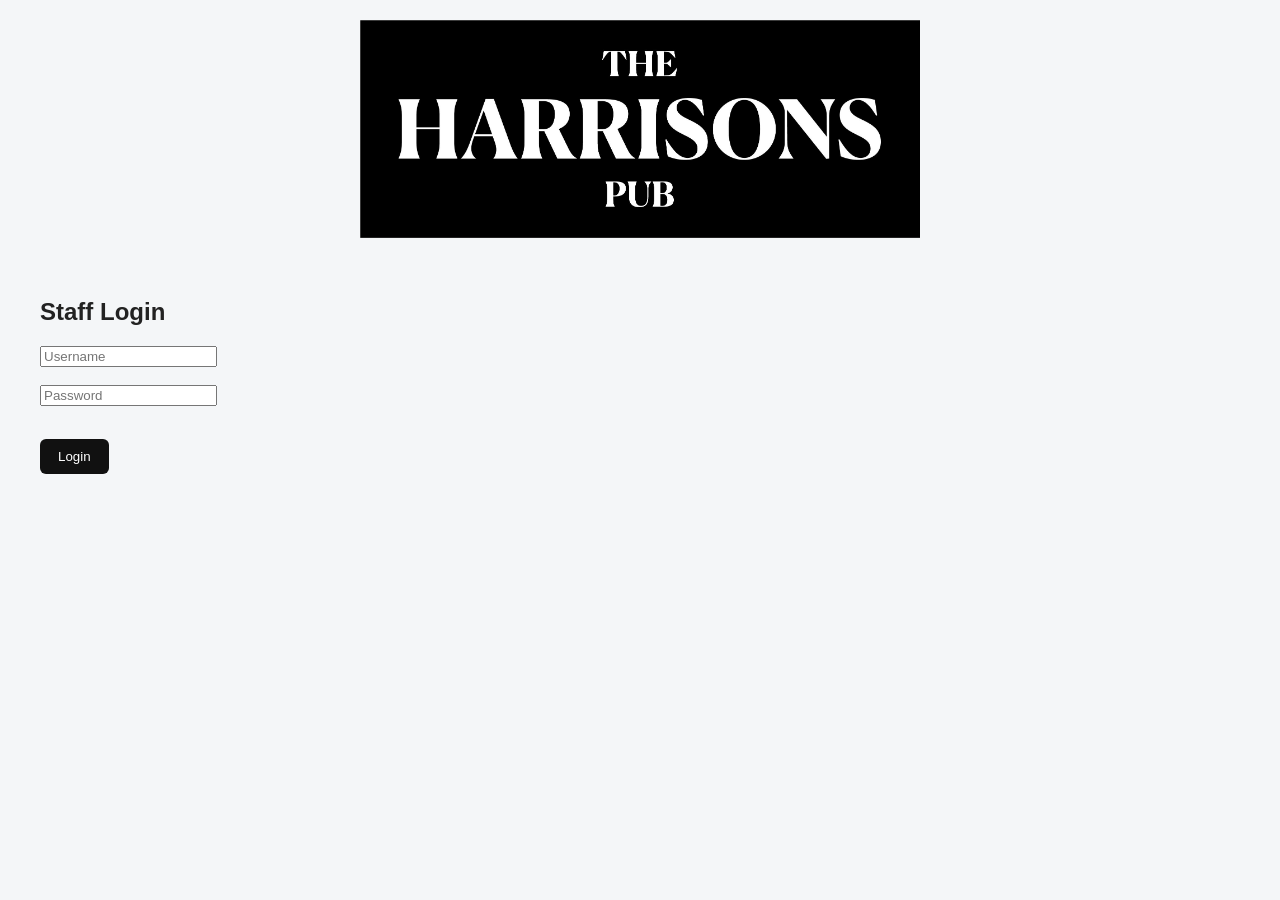
<file: index.html>
<!DOCTYPE html><html><head>
<link rel="stylesheet" href="css/style.css"><script src="js/auth.js"></script>
</head><body>
<a href="index.html"><img src="images/Logo.jpeg" class="logo"></a>
<div class="container">
<h2 style="text-align:center">Harrisons Staff Training Portal</h2>
<div class="tiles">
<div class="tile"><a href="courses/fire/slide1.html">Fire Safety Training</a></div>
<div class="tile"><a href="https://allergytraining.food.gov.uk/" target="_blank">Food Allergen Awareness</a></div>
<div class="tile"><a href="https://apps.liverpool.gov.uk/knockback/story.html" target="_blank">Responsible Alcohol Service</a></div>
<div class="tile">Food Safety<span class="coming">Coming Soon</span></div>
<div class="tile">Manual Handling<span class="coming">Coming Soon</span></div>
<div class="tile">COSHH<span class="coming">Coming Soon</span></div>
<div class="tile"><a href="admin/dashboard.html">Manager Dashboard</a></div>
</div>
<button onclick="logout()">Sign Out</button>
</div></body></html>
</file>
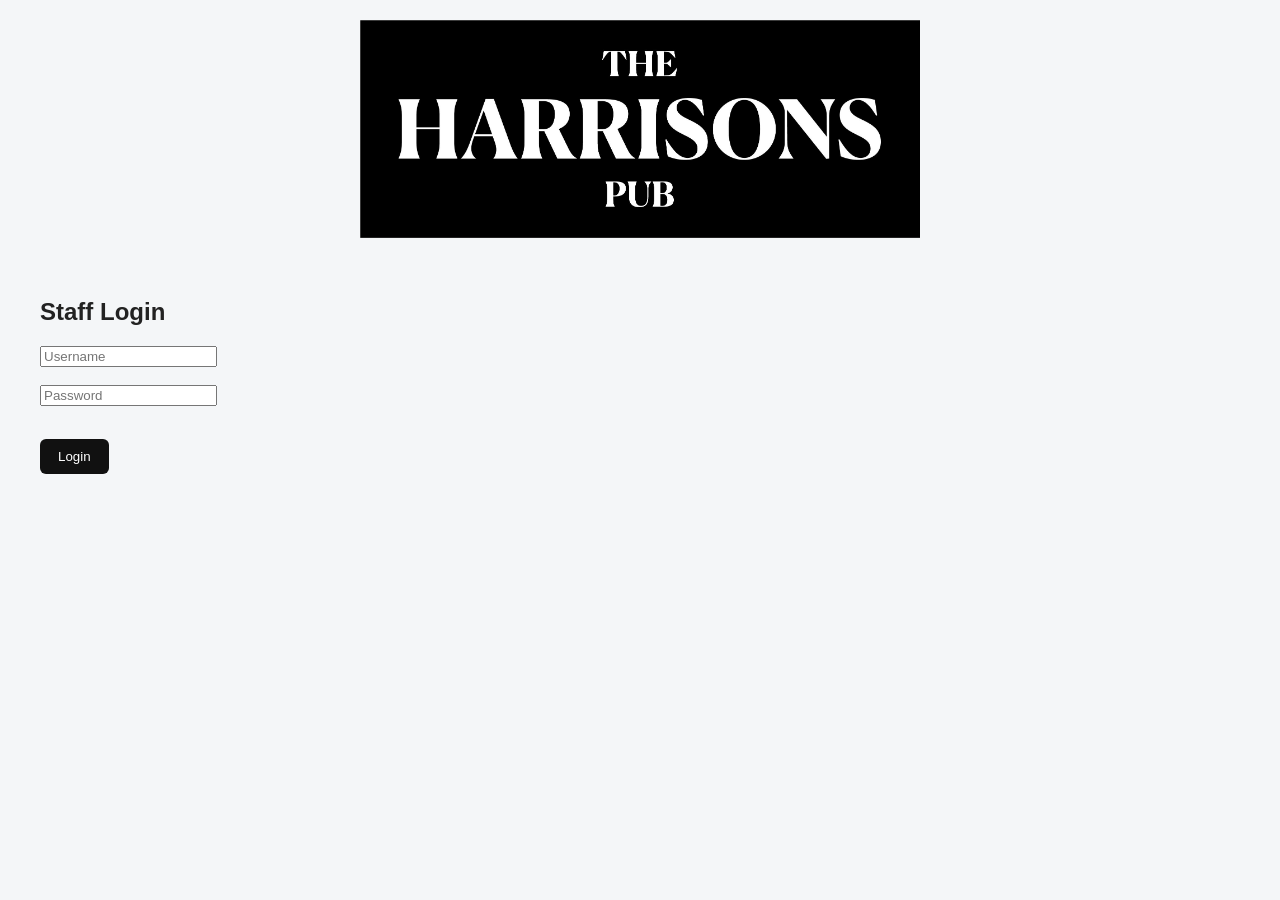
<file: login.html>
<!DOCTYPE html>
<html>
<head>
<link rel="stylesheet" href="css/style.css">
</head>

<body>

<img src="images/Logo.jpeg" class="logo">

<div class="container">
<h2>Staff Login</h2>

<input id="u" placeholder="Username"><br><br>
<input id="p" type="password" placeholder="Password"><br><br>

<button onclick="login()">Login</button>
</div>

<script>


let users = JSON.parse(localStorage.getItem("users") || "[]");

function ensureDefaultUsers(){

let adminExists = users.some(u => u[0] === "Admin");

if(!adminExists){

users = [
["ange.c","Angeriver!","Staff"],
["ben.l","Benforest£","Staff"],
["clare.d","Claremeadow$","Staff"],
["Admin","PMnights£","Manager"],
["dave.w","Davesystem!","Manager"],
["eirini.t","Eirinibrook&","Staff"],
["erin.k","Erinstone*","Staff"],
["fran.s","Franhollow!","Staff"],
["gemma.","Gemmacedar£","Staff"],
["jack.h","Jackridge$","Staff"],
["jamie.s","Jamielake%","Staff"],
["joe.m","Joeswamp&","Staff"],
["lauren.h","Laurenfield*","Staff"],
["lois.m","Loisjungle!","Staff"],
["rach.w","Rachvalley£","Staff"],
["tom.g","Tomharbor$","Staff"]
];

localStorage.setItem("users", JSON.stringify(users));

}else{

users = JSON.parse(localStorage.getItem("users"));

}

}

ensureDefaultUsers();

function login(){

let u=document.getElementById("u").value;
let p=document.getElementById("p").value;

users = JSON.parse(localStorage.getItem("users") || "[]");

let found = users.find(x => x[0] === u && x[1] === p);

if(found){

sessionStorage.setItem("user", found[0]);
sessionStorage.setItem("role", found[2]);

if(found[2] === "Manager"){
window.location.href="admin/dashboard.html";
}else{
window.location.href="index.html";
}

}else{

alert("Invalid username or password");

}

}

function login(){

let u=document.getElementById("u").value;
let p=document.getElementById("p").value;

let users = JSON.parse(localStorage.getItem("users") || "[]");

let found = users.find(x => x[0] === u && x[1] === p);

if(found){

sessionStorage.setItem("user", found[0]);
sessionStorage.setItem("role", found[2]);

if(found[2] === "Manager"){
window.location.href="admin/dashboard.html";
}else{
window.location.href="index.html";
}

}else{
alert("Invalid username or password");
}

}

</script>

</body>
</html>
</file>
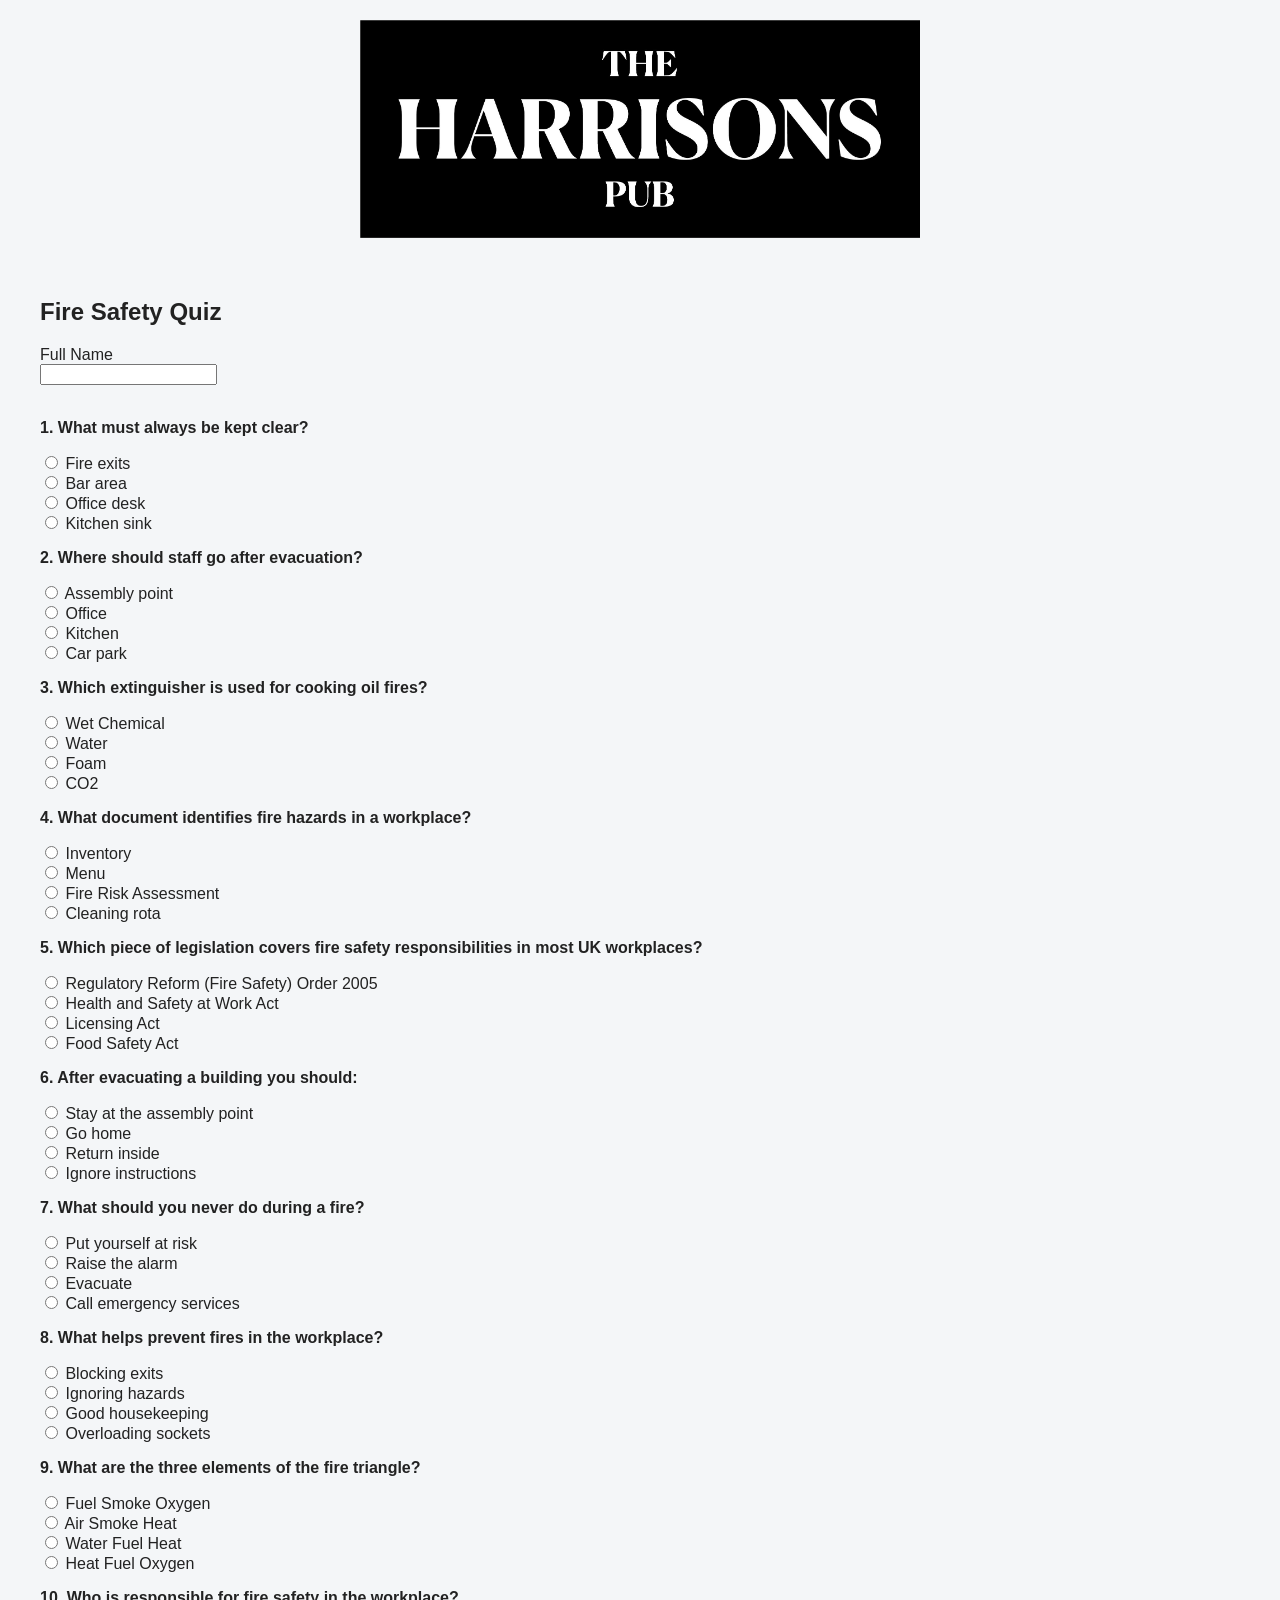
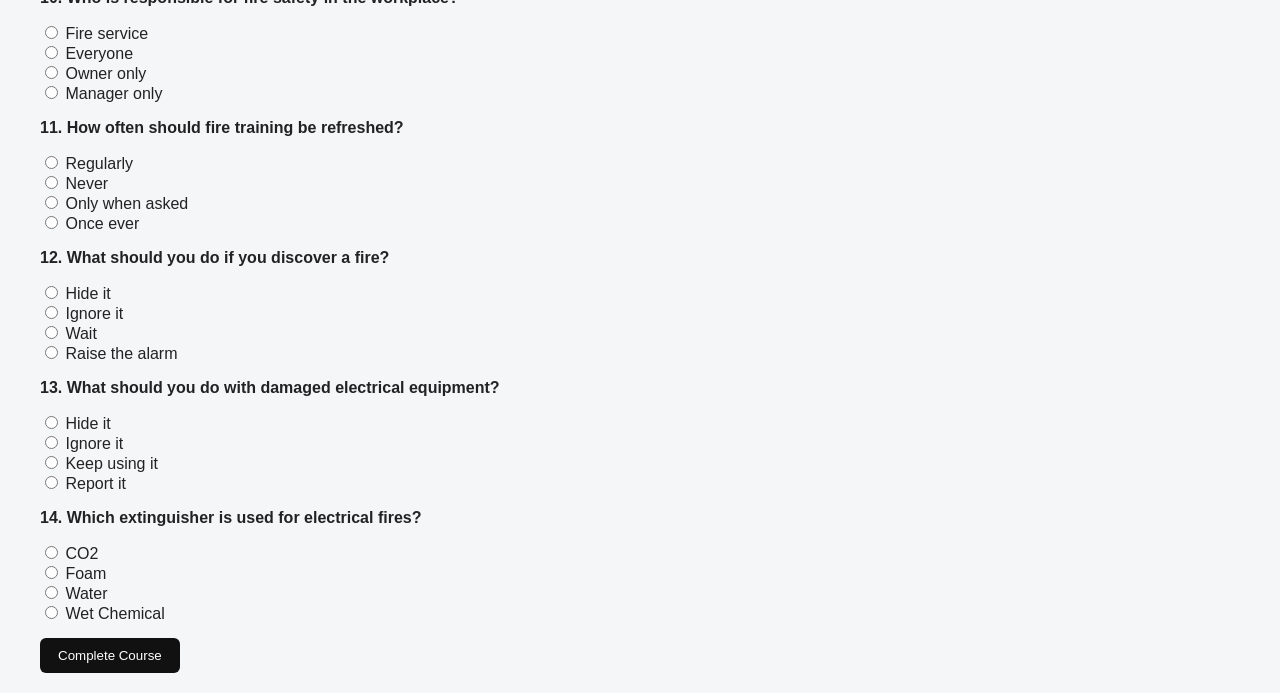
<file: quiz.html>
<!DOCTYPE html>
<html><head><link rel="stylesheet" href="css/style.css"></head><body>
<a href="index.html"><img src="images/Logo.jpeg" class="logo"></a>
<div class="container">
<h2>Fire Safety Quiz</h2>
<label>Full Name</label><br><input id="name"><br><br>
<div id="quiz"></div>
<button onclick="submitQuiz()">Complete Course</button>

<div id="certificate" style="display:none">
<h2>Certificate of Completion</h2>
<img src="images/Logo.jpeg" style="width:200px"><br><br>
<p>This certifies that</p>
<h2 id="certName"></h2>
<p>has successfully completed</p>
<h3>Fire Safety Training</h3>
<p>Date Completed: <span id="certDate"></span></p>
<button onclick="window.print()">View / Print Certificate</button>
</div>
</div>

<script>
const questions = [["Which piece of legislation covers fire safety responsibilities in most UK workplaces?", ["Regulatory Reform (Fire Safety) Order 2005", "Health and Safety at Work Act", "Food Safety Act", "Licensing Act"], "Regulatory Reform (Fire Safety) Order 2005"], ["What are the three elements of the fire triangle?", ["Heat Fuel Oxygen", "Water Fuel Heat", "Air Smoke Heat", "Fuel Smoke Oxygen"], "Heat Fuel Oxygen"], ["What should you do if you discover a fire?", ["Raise the alarm", "Ignore it", "Hide it", "Wait"], "Raise the alarm"], ["Where should staff go after evacuation?", ["Assembly point", "Office", "Kitchen", "Car park"], "Assembly point"], ["Who is responsible for fire safety in the workplace?", ["Everyone", "Manager only", "Owner only", "Fire service"], "Everyone"], ["What must always be kept clear?", ["Fire exits", "Bar area", "Office desk", "Kitchen sink"], "Fire exits"], ["Which extinguisher is used for electrical fires?", ["CO2", "Water", "Foam", "Wet Chemical"], "CO2"], ["What helps prevent fires in the workplace?", ["Good housekeeping", "Ignoring hazards", "Blocking exits", "Overloading sockets"], "Good housekeeping"], ["What should you never do during a fire?", ["Put yourself at risk", "Raise the alarm", "Evacuate", "Call emergency services"], "Put yourself at risk"], ["Which extinguisher is used for cooking oil fires?", ["Wet Chemical", "Water", "CO2", "Foam"], "Wet Chemical"], ["What document identifies fire hazards in a workplace?", ["Fire Risk Assessment", "Menu", "Inventory", "Cleaning rota"], "Fire Risk Assessment"], ["What should you do with damaged electrical equipment?", ["Report it", "Keep using it", "Ignore it", "Hide it"], "Report it"], ["How often should fire training be refreshed?", ["Regularly", "Never", "Once ever", "Only when asked"], "Regularly"], ["After evacuating a building you should:", ["Stay at the assembly point", "Go home", "Return inside", "Ignore instructions"], "Stay at the assembly point"]];
let displayedQuestions = [];

function shuffle(a){ return a.sort(()=>Math.random()-0.5); }

function loadQuiz(){
 displayedQuestions = shuffle([...questions]);
 let html="";
 displayedQuestions.forEach((q,i)=>{
   let answers = shuffle([...q[1]]);
   html += `<p><b>${i+1}. ${q[0]}</b></p>`;
   answers.forEach(ans=>{
      html += `<label><input type="radio" name="q${i}" value="${ans}"> ${ans}</label><br>`;
   });
 });
 document.getElementById("quiz").innerHTML = html;
}

function submitQuiz(){
 let name=document.getElementById("name").value;
 if(!name){ alert("Enter full name"); return; }

 let score=0;
 displayedQuestions.forEach((q,i)=>{
   let selected=document.querySelector('input[name="q'+i+'"]:checked');
   if(selected && selected.value === q[2]) score++;
 });

 if(score < 12){
   alert("You scored "+score+" / 14\nPass mark is 80% (12 correct).\nPlease review the training and try again.");
   return;
 }

 let date=new Date().toLocaleDateString();
 let records=JSON.parse(localStorage.getItem("records") || "[]");
 let idx = records.findIndex(r => r.name===name && r.course==="Fire Safety");
 if(idx>=0){ records[idx].date=date; }
 else { records.push({name:name,course:"Fire Safety",date:date}); }
 localStorage.setItem("records", JSON.stringify(records));

 document.getElementById("quiz").style.display="none";
 document.getElementById("certificate").style.display="block";
 document.getElementById("certName").innerText=name;
 document.getElementById("certDate").innerText=date;
}

loadQuiz();
</script></body></html>
</file>
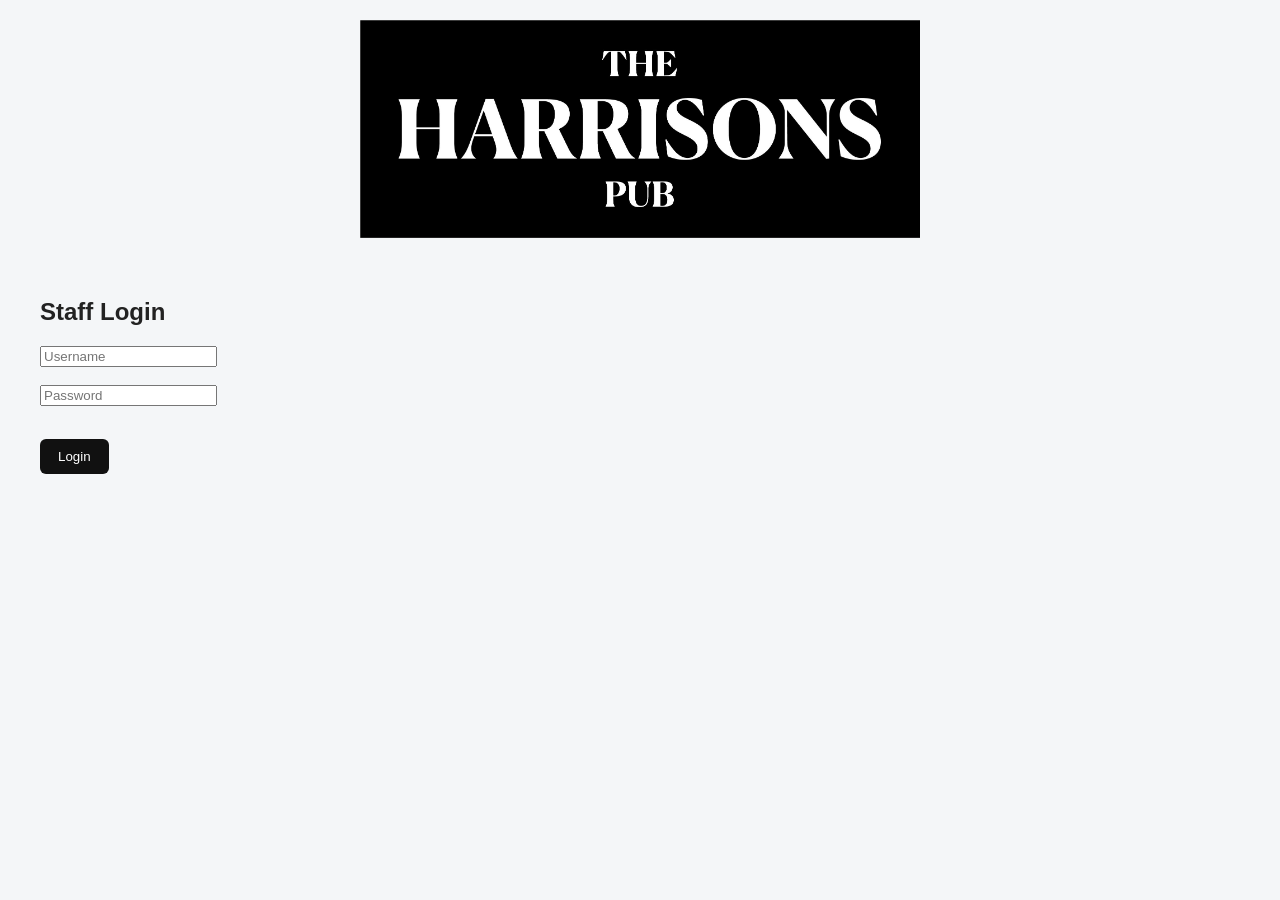
<file: admin/manager_dashboard_completion_records.html>
<!DOCTYPE html>
<html>
<head>
<meta name="viewport" content="width=device-width, initial-scale=1.0">
<link rel="stylesheet" href="../css/style.css">
<title>Manager Dashboard</title>
</head>

<body>

<script>
const currentUser = JSON.parse(localStorage.getItem("currentUser") || "{}");
if(!currentUser.role || currentUser.role !== "manager"){
    alert("Access restricted: Manager access only.");
    window.location = "../index.html";
}
</script>

<div class="container">

<h2>Manager Dashboard</h2>

<button onclick="location='../index.html'">Home</button>

<h3>Create User</h3>

<input id="u" placeholder="Username">
<input id="p" placeholder="Password">

<select id="r">
<option value="staff">Staff</option>
<option value="manager">Manager</option>
</select>

<button onclick="create()">Add User</button>

<h3>Existing Users</h3>

<table>
<tr>
<th>Username</th>
<th>Role</th>
<th>Actions</th>
</tr>
<tbody id="list"></tbody>
</table>

<br><br>

<h3>Course Completion Records</h3>

<table>
<tr>
<th>Employee</th>
<th>Course</th>
<th>Completion Date</th>
</tr>
<tbody id="records"></tbody>
</table>

</div>

<script>

function load(){

let users=JSON.parse(localStorage.getItem("users")||"[]")
let html=""

users.forEach((x,i)=>{

html+=`
<tr>
<td>${x.username}</td>
<td>${x.role}</td>
<td>
<button onclick="view(${i})">View Password</button>
<button onclick="update(${i})">Change Password</button>
<button onclick="changeRole(${i})">Change Role</button>
<button onclick="del(${i})">Delete User</button>
</td>
</tr>
`
})

list.innerHTML=html

loadRecords()

}

function create(){

let users=JSON.parse(localStorage.getItem("users")||"[]")

users.push({
username:u.value,
password:p.value,
role:r.value
})

localStorage.setItem("users",JSON.stringify(users))

load()

}

function view(i){

let users=JSON.parse(localStorage.getItem("users"))

alert("Password: "+users[i].password)

}

function update(i){

let users=JSON.parse(localStorage.getItem("users"))

let np=prompt("Enter new password")

users[i].password=np

localStorage.setItem("users",JSON.stringify(users))

load()

}

function changeRole(i){

let users=JSON.parse(localStorage.getItem("users"))

users[i].role = users[i].role==="manager" ? "staff" : "manager"

localStorage.setItem("users",JSON.stringify(users))

load()

}

function del(i){

let users=JSON.parse(localStorage.getItem("users"))

users.splice(i,1)

localStorage.setItem("users",JSON.stringify(users))

load()

}

function loadRecords(){

let records=JSON.parse(localStorage.getItem("courseCompletions")||"[]")

let html=""

records.forEach(r=>{

html+=`
<tr>
<td>${r.name}</td>
<td>${r.course}</td>
<td>${r.date}</td>
</tr>
`

})

document.getElementById("records").innerHTML=html

}

load()

</script>

</body>
</html>
</file>
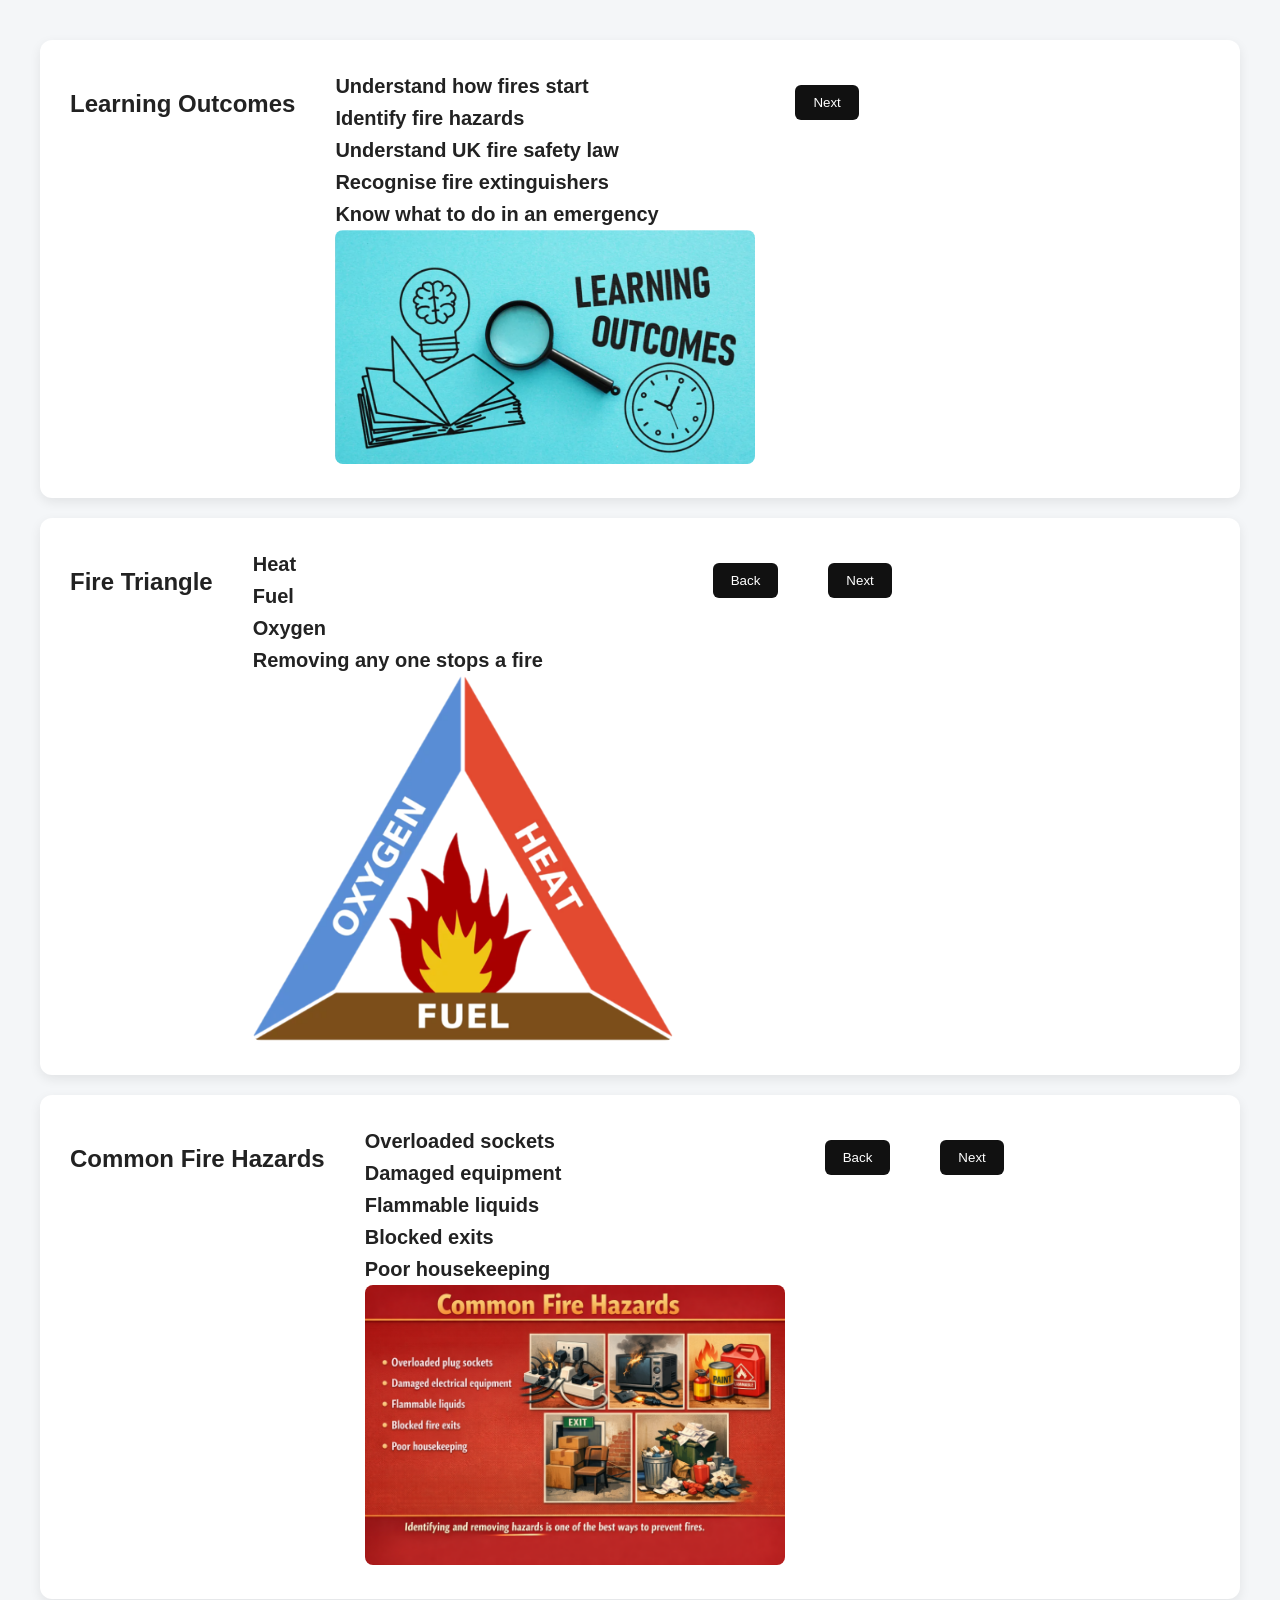
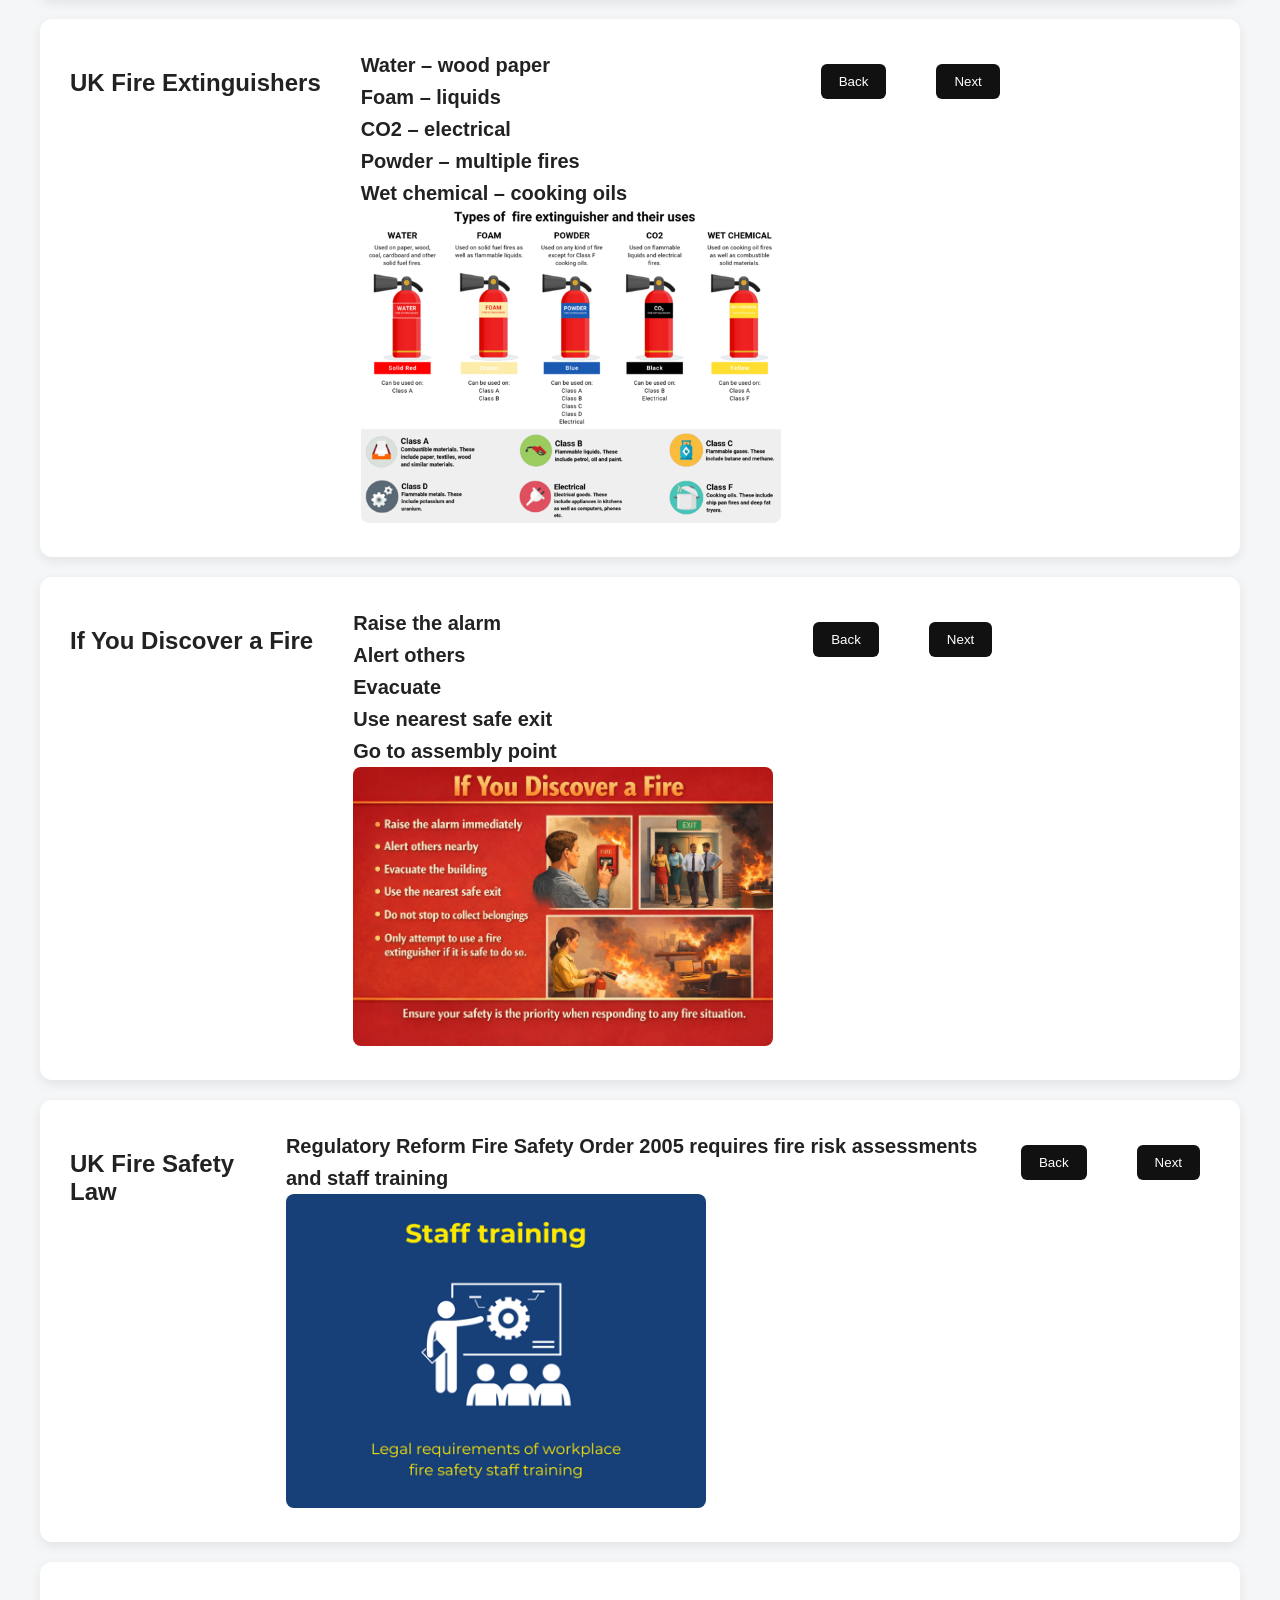
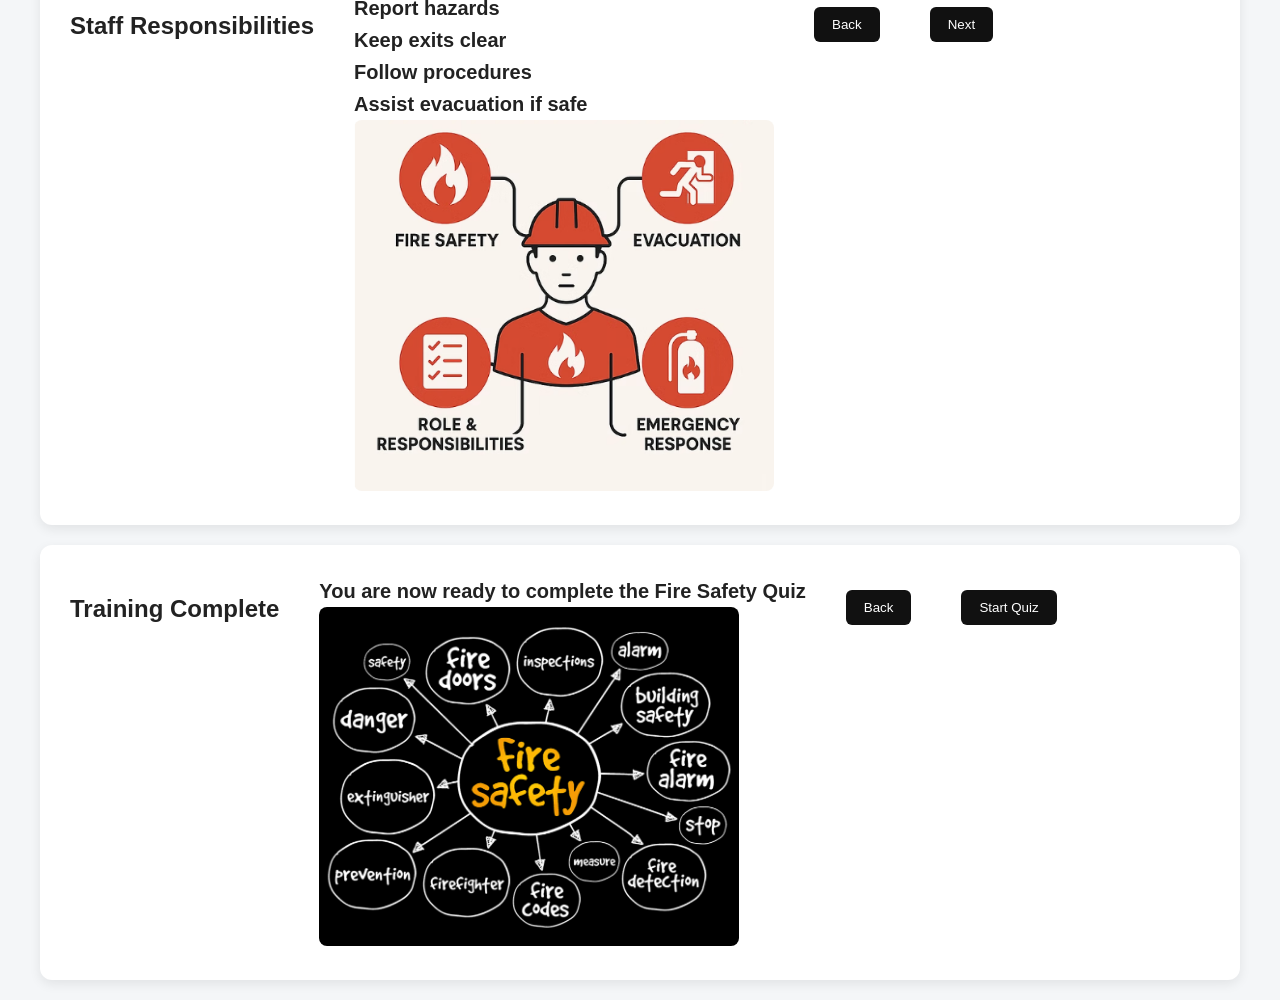
<file: courses/fire.html>
<!DOCTYPE html>
<html>
<head>
<meta name="viewport" content="width=device-width, initial-scale=1.0">
<link rel="stylesheet" href="../css/style.css">
<script>
let s=0
function show(n){
let slides=document.querySelectorAll(".slide")
slides.forEach(x=>x.classList.remove("active"))
slides[n].classList.add("active")
s=n
}
function next(){show(s+1)}
function back(){show(s-1)}
</script>
</head>
<body onload="show(0)">
<div class="container">

<div class="slide">
<h2>Learning Outcomes</h2>
<div class="slide-layout">
<div class="slide-text">Understand how fires start<br>Identify fire hazards<br>Understand UK fire safety law<br>Recognise fire extinguishers<br>Know what to do in an emergency</div>
<div class="slide-img"><img src="../images/Learning Outcomes.png"></div>
</div>
<button onclick="next()">Next</button></div>
<div class="slide">
<h2>Fire Triangle</h2>
<div class="slide-layout">
<div class="slide-text">Heat<br>Fuel<br>Oxygen<br>Removing any one stops a fire</div>
<div class="slide-img"><img src="../images/Fire Triangle.png"></div>
</div>
<button onclick="back()">Back</button><button onclick="next()">Next</button></div>
<div class="slide">
<h2>Common Fire Hazards</h2>
<div class="slide-layout">
<div class="slide-text">Overloaded sockets<br>Damaged equipment<br>Flammable liquids<br>Blocked exits<br>Poor housekeeping</div>
<div class="slide-img"><img src="../images/Common Fire Hazards.png"></div>
</div>
<button onclick="back()">Back</button><button onclick="next()">Next</button></div>
<div class="slide">
<h2>UK Fire Extinguishers</h2>
<div class="slide-layout">
<div class="slide-text">Water – wood paper<br>Foam – liquids<br>CO2 – electrical<br>Powder – multiple fires<br>Wet chemical – cooking oils</div>
<div class="slide-img"><img src="../images/UK Fire Extinguishers.png"></div>
</div>
<button onclick="back()">Back</button><button onclick="next()">Next</button></div>
<div class="slide">
<h2>If You Discover a Fire</h2>
<div class="slide-layout">
<div class="slide-text">Raise the alarm<br>Alert others<br>Evacuate<br>Use nearest safe exit<br>Go to assembly point</div>
<div class="slide-img"><img src="../images/If You Discover a Fire.png"></div>
</div>
<button onclick="back()">Back</button><button onclick="next()">Next</button></div>
<div class="slide">
<h2>UK Fire Safety Law</h2>
<div class="slide-layout">
<div class="slide-text">Regulatory Reform Fire Safety Order 2005 requires fire risk assessments and staff training</div>
<div class="slide-img"><img src="../images/UK Fire Safety Law.png"></div>
</div>
<button onclick="back()">Back</button><button onclick="next()">Next</button></div>
<div class="slide">
<h2>Staff Responsibilities</h2>
<div class="slide-layout">
<div class="slide-text">Report hazards<br>Keep exits clear<br>Follow procedures<br>Assist evacuation if safe</div>
<div class="slide-img"><img src="../images/Staff Responsibilities.png"></div>
</div>
<button onclick="back()">Back</button><button onclick="next()">Next</button></div>
<div class="slide">
<h2>Training Complete</h2>
<div class="slide-layout">
<div class="slide-text">You are now ready to complete the Fire Safety Quiz</div>
<div class="slide-img"><img src="../images/Training Complete.png"></div>
</div>
<button onclick="back()">Back</button><button onclick="location='../quiz.html'">Start Quiz</button></div></div></body></html>
</file>
<file: css/style.css>
body{font-family:Segoe UI,Arial;background:#f4f6f8;margin:0;color:#222}
.logo{width:560px;display:block;margin:20px auto;cursor:pointer;max-width:90%}
.container{max-width:1200px;margin:auto;padding:20px}

.tiles{display:grid;grid-template-columns:repeat(4,1fr);gap:25px;margin-top:25px}
.tile{background:#fff;border-radius:12px;box-shadow:0 6px 18px rgba(0,0,0,.10);padding:40px;text-align:center;font-size:20px;font-weight:bold}
.tile a{text-decoration:none;color:#111}
.coming{display:block;color:#e67e22;font-size:20px;font-weight:bold;margin-top:6px}

.slide{display:flex;gap:40px;align-items:flex-start;background:#fff;padding:30px;border-radius:12px;box-shadow:0 4px 12px rgba(0,0,0,.08);margin-top:20px}
.slide-text{flex:1;font-size:20px;font-weight:bold;text-align:left;line-height:1.6}
.slide img{flex:1;max-width:420px;border-radius:8px}
.slide-title{font-size:30px;font-weight:bold}
.progress{font-weight:bold;margin-bottom:10px}

button{background:#111;color:#fff;border:none;padding:10px 18px;border-radius:6px;margin-top:15px;cursor:pointer;margin-right:10px}

table{width:100%;border-collapse:collapse;margin-top:15px}
th{background:#111;color:#fff;padding:10px}
td{padding:10px;border-bottom:1px solid #eee;text-align:center}

.section{margin-top:40px;padding:20px;background:#fff;border-radius:10px;box-shadow:0 4px 12px rgba(0,0,0,.08)}
.stats{display:grid;grid-template-columns:repeat(3,1fr);gap:20px;margin-bottom:30px}
.card{background:#fff;padding:20px;border-radius:10px;box-shadow:0 4px 10px rgba(0,0,0,.08);text-align:center}
.card p{font-size:28px;font-weight:bold}
</file>
